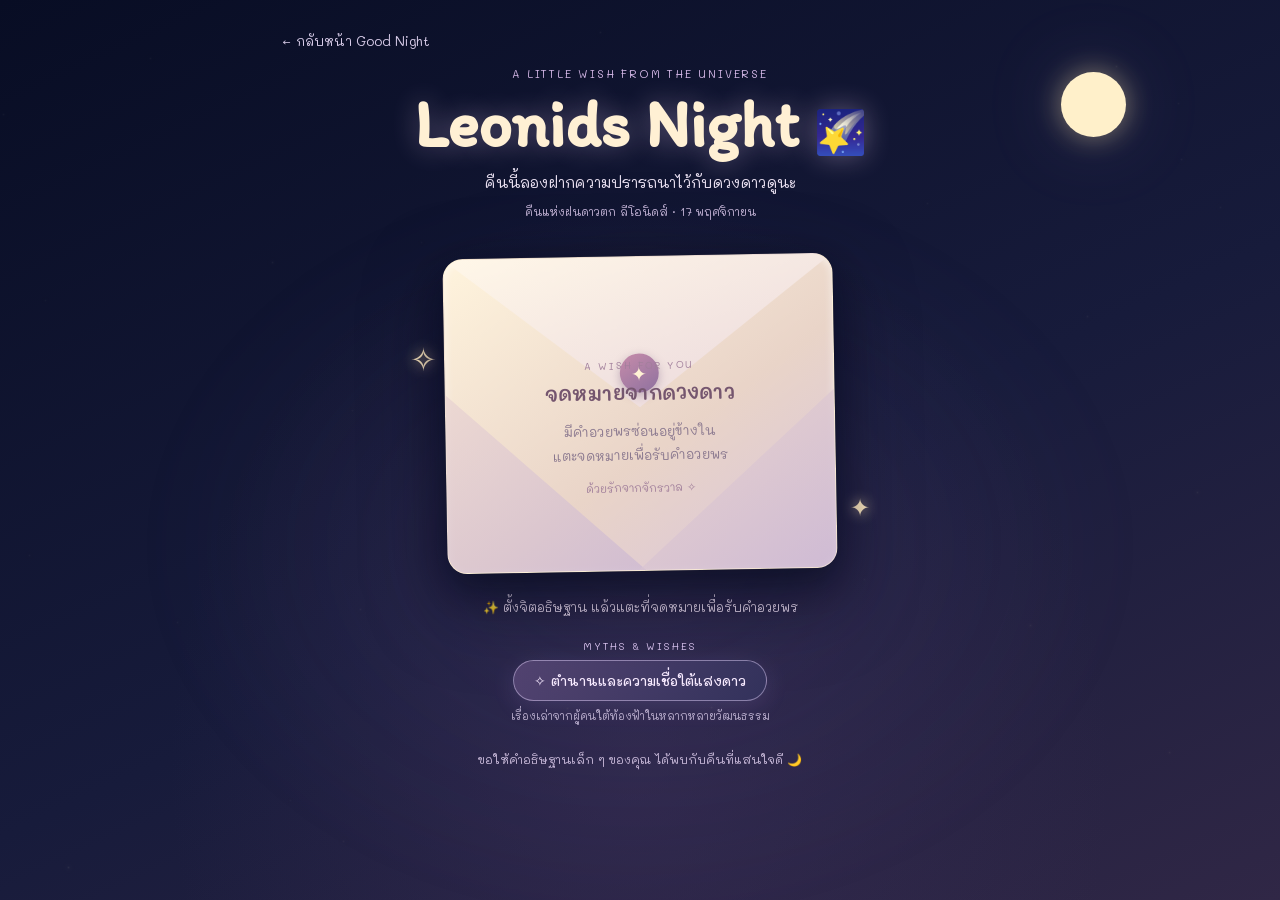
<file: leonids.html>
<!doctype html>
<html lang="th">
<head>
  <meta charset="utf-8">
  <meta name="viewport" content="width=device-width, initial-scale=1">
  <meta name="theme-color" content="#090d25">
  <meta name="description" content="คืนพิเศษใต้ฝนดาวตก Leonids รับคำอวยพรจากดวงดาว">
  <title>Leonids — จดหมายจากดวงดาว 🌠</title>
  <link rel="preconnect" href="https://fonts.googleapis.com">
  <link rel="preconnect" href="https://fonts.gstatic.com" crossorigin>
  <link href="https://fonts.googleapis.com/css2?family=Itim&family=Mali:wght@400;500;600&display=swap" rel="stylesheet">
  <link rel="stylesheet" href="leonids.css?v=opened-wish-focus-1">
</head>
<body>
  <div class="universe" aria-hidden="true">
    <div class="nebula"></div><div class="moon"></div>
    <div class="star-field" id="starField"></div>
    <div class="meteor-field" id="meteorField"></div>
  </div>
  <main class="experience">
    <a class="back-link" href="index.html">← กลับหน้า Good Night</a>
    <header class="intro">
      <p class="eyebrow">A LITTLE WISH FROM THE UNIVERSE</p>
      <h1>Leonids Night <span>🌠</span></h1>
      <p>คืนนี้ลองฝากความปรารถนาไว้กับดวงดาวดูนะ</p>
      <span class="date-note">คืนแห่งฝนดาวตก ลีโอนิดส์ · 17 พฤศจิกายน</span>
    </header>

    <section class="wish-area" aria-label="จดหมายคำอวยพรจากดวงดาว">
      <div class="constellation constellation-one" aria-hidden="true">✧</div>
      <div class="constellation constellation-two" aria-hidden="true">✦</div>
      <div class="letter" id="wishLetter" role="button" tabindex="0" aria-label="แตะจดหมายเพื่อเขย่ารับคำอวยพร">
        <div class="letter-glow"></div>
        <div class="envelope">
          <div class="envelope-flap"></div>
          <div class="letter-seal">✦</div>
          <div class="letter-content">
            <span class="letter-kicker">A WISH FOR YOU</span>
            <span class="letter-title">จดหมายจากดวงดาว</span>
            <span class="letter-hint" id="letterHint">มีคำอวยพรซ่อนอยู่ข้างใน<br>แตะจดหมายเพื่อรับคำอวยพร</span>
            <p class="wish-message" id="wishMessage" aria-live="polite">คืนนี้ดวงดาวมีบางอย่างอยากบอกคุณ...</p>
            <span class="wish-signature">ด้วยรักจากจักรวาล ✧</span>
          </div>
        </div>
      </div>
      <div class="action-area">
        <p id="shakeStatus" aria-live="polite">✨ ตั้งจิตอธิษฐาน แล้วแตะที่จดหมายเพื่อรับคำอวยพร</p>
      </div>
    </section>
    <section class="myth-section" aria-label="ตำนานและความเชื่อเกี่ยวกับดาวตก">
      <p class="myth-kicker">MYTHS &amp; WISHES</p>
      <button class="myth-open-button" id="mythOpen" type="button">✧ ตำนานและความเชื่อใต้แสงดาว</button>
      <p class="myth-caption">เรื่องเล่าจากผู้คนใต้ท้องฟ้าในหลากหลายวัฒนธรรม</p>
    </section>
    <div class="myth-modal" id="mythModal" aria-hidden="true">
      <div class="myth-backdrop" data-myth-close></div>
      <section class="myth-dialog storybook-dialog" role="dialog" aria-modal="true" aria-labelledby="mythTitle" tabindex="-1">
        <button class="myth-close" id="mythClose" type="button" aria-label="ปิดหนังสือ">×</button>
        <div class="storybook" id="storybook">
          <section class="book-cover book-screen is-visible" data-screen="cover">
            <div class="cover-stars" aria-hidden="true">✦　·　✧　　⋆　✦</div>
            <div class="cover-art" aria-hidden="true">
              <svg viewBox="0 0 480 250" role="img" aria-label="ภาพวาดดวงจันทร์และดาวตกเหนือภูเขา">
                <defs><linearGradient id="coverSky" x2="0" y2="1"><stop stop-color="#17234d"/><stop offset="1" stop-color="#604a75"/></linearGradient><linearGradient id="coverMoon" x2="1" y2="1"><stop stop-color="#fff4d5"/><stop offset="1" stop-color="#e7b9c8"/></linearGradient></defs>
                <rect width="480" height="250" rx="18" fill="url(#coverSky)"/><circle cx="350" cy="72" r="39" fill="url(#coverMoon)"/><circle cx="365" cy="59" r="37" fill="#26305b"/>
                <path d="M0 190 Q85 115 165 190 T330 175 T480 180 V250 H0Z" fill="#252b50"/><path d="M0 218 Q110 150 220 220 T480 205 V250 H0Z" fill="#171f3d"/>
                <path d="M50 30 L200 100" stroke="#fff1cb" stroke-width="3" stroke-linecap="round"/><path d="M50 30 L165 88" stroke="#d9d8ff" stroke-width="9" opacity=".18" stroke-linecap="round"/>
                <g fill="#fff2d2"><circle cx="80" cy="85" r="2"/><circle cx="260" cy="40" r="2"/><circle cx="420" cy="130" r="1.7"/><path d="M260 92v12m-6-6h12" stroke="#fff2d2" stroke-width="1.5"/></g>
              </svg>
            </div>
            <p class="book-overline">A LITTLE BOOK UNDER THE STARS</p>
            <h2 id="mythTitle">ตำนานและความเชื่อ<br>ใต้แสงดาว</h2>
            <p class="cover-subtitle">เรื่องเล่าจากท้องฟ้า ที่ผู้คนเก็บไว้ในหัวใจ</p>
            <button class="book-primary" id="bookStart" type="button">เปิดอ่านหนังสือ <span>→</span></button>
            <span class="cover-foot">MOONLIGHT STORYBOOK · LEONIDS NIGHT</span>
          </section>
          <div class="book-pages book-screen" data-screen="pages" aria-live="polite">
            <div class="page-topline"><span>✧ MOONLIGHT STORYBOOK</span><span id="bookPageCount">1 / 4 คู่หน้า</span></div>
            <div class="book-spread is-current" data-spread="0">
              <div class="spread-page spread-left"><article class="story-page is-current" data-page="0">
              <div class="story-illustration">
                <svg viewBox="0 0 480 230" role="img" aria-label="ภาพวาดดาวตกส่องแสงบนท้องฟ้ายามค่ำคืน"><defs><linearGradient id="wishSky" x2="0" y2="1"><stop stop-color="#19234c"/><stop offset="1" stop-color="#735477"/></linearGradient></defs><rect width="480" height="230" rx="16" fill="url(#wishSky)"/><circle cx="370" cy="65" r="32" fill="#fff0cf"/><path d="M45 35L235 125" stroke="#fff1cf" stroke-width="4" stroke-linecap="round"/><path d="M45 35L210 112" stroke="#f6d5e9" stroke-width="13" opacity=".2" stroke-linecap="round"/><path d="M0 190Q100 120 205 190T480 180V230H0Z" fill="#252746"/><g fill="#fff4d8"><circle cx="95" cy="90" r="2"/><circle cx="280" cy="42" r="2"/><circle cx="430" cy="120" r="2"/></g></svg>
              </div>
              <p class="story-chapter">บทที่ ๑ · คำอธิษฐาน</p><h3>คำอธิษฐานจากดาวตก</h3>
              <p>มีความเชื่อที่เล่าต่อกันมาว่า เมื่อเห็นแสงดาวพุ่งผ่านท้องฟ้า ให้หลับตาลงสักครู่แล้วอธิษฐานขอพร ราวกับว่าในชั่วขณะนั้น ท้องฟ้ากำลังเปิดพื้นที่เล็ก ๆ ให้ความหวังของเราได้เดินทางออกไป</p>
              <p class="story-whisper">บางที พรที่สำคัญที่สุด อาจเป็นการกล้าบอกตัวเองว่าเรายังมีความหวัง</p>
            </article></div>
              <div class="spread-page spread-right"><article class="story-page" data-page="1">
              <div class="story-illustration"><svg viewBox="0 0 480 230" role="img" aria-label="ภาพวาดนกสีขาวโบยบินท่ามกลางหมู่ดาว"><defs><linearGradient id="soulSky" x2="0" y2="1"><stop stop-color="#25284e"/><stop offset="1" stop-color="#876a87"/></linearGradient></defs><rect width="480" height="230" rx="16" fill="url(#soulSky)"/><circle cx="240" cy="105" r="68" fill="#f4d9c7" opacity=".12"/><path d="M105 125Q155 45 225 111Q275 43 365 102Q300 95 245 145Q190 94 105 125Z" fill="#fff0df"/><path d="M185 130Q235 170 290 126" fill="none" stroke="#d6c4e6" stroke-width="5" stroke-linecap="round"/><g fill="#fff2d2"><circle cx="80" cy="55" r="3"/><circle cx="390" cy="54" r="2"/><circle cx="405" cy="165" r="3"/></g></svg></div>
              <p class="story-chapter">บทที่ ๒ · การเดินทาง</p><h3>การเดินทางของดวงวิญญาณ</h3>
              <p>เรื่องเล่าบางวัฒนธรรมเชื่อมโยงแสงที่วูบผ่านฟ้ากับดวงวิญญาณหรือผู้ที่จากไป เป็นภาพแทนของการเดินทาง การเปลี่ยนผ่าน และความทรงจำที่ยังคงส่องสว่างอยู่ในใจของคนที่คิดถึง</p>
              <p class="story-whisper">แม้ใครบางคนจะอยู่ไกลเกินเอื้อม ความทรงจำก็ยังอยู่ใกล้หัวใจเสมอ</p>
            </article></div>
            </div>
            <div class="book-spread" data-spread="1">
              <div class="spread-page spread-left"><article class="story-page" data-page="2">
              <div class="story-illustration"><svg viewBox="0 0 480 230" role="img" aria-label="ภาพวาดทุ่งดอกไม้ใต้สายฝนและแสงดาว"><defs><linearGradient id="harvestSky" x2="0" y2="1"><stop stop-color="#253b59"/><stop offset="1" stop-color="#8b7182"/></linearGradient></defs><rect width="480" height="230" rx="16" fill="url(#harvestSky)"/><path d="M0 170Q110 115 220 172T480 155V230H0Z" fill="#344c50"/><path d="M0 196Q130 150 245 195T480 184V230H0Z" fill="#253c3d"/><g stroke="#d7e3ad" stroke-width="3"><path d="M90 210v-70m65 70v-90m230 90v-72"/></g><g fill="#f5d7a4"><circle cx="90" cy="137" r="10"/><circle cx="155" cy="116" r="11"/><circle cx="385" cy="133" r="10"/></g><g stroke="#d9e9ff" opacity=".6"><path d="M275 35l-8 28m35-38-8 28m35-15-8 28" stroke-width="3"/></g></svg></div>
              <p class="story-chapter">บทที่ ๓ · ความอุดมสมบูรณ์</p><h3>สัญญาณแห่งความอุดมสมบูรณ์</h3>
              <p>ในเรื่องเล่าพื้นบ้านบางแห่ง ผู้คนมองปรากฏการณ์บนฟ้าเป็นสัญญาณที่เชื่อมโยงกับฝน ผืนดิน และการเพาะปลูก เป็นความหวังว่าธรรมชาติจะเกื้อหนุนให้พืชผลเติบโตและชีวิตดำเนินไปอย่างร่มเย็น</p>
              <p class="story-whisper">ขอให้สิ่งที่เราหว่านไว้ ทั้งในผืนดินและในหัวใจ เติบโตงดงาม</p>
            </article></div>
              <div class="spread-page spread-right"><article class="story-page" data-page="3">
              <div class="story-illustration"><svg viewBox="0 0 480 230" role="img" aria-label="ภาพวาดดวงจันทร์เหนือทางเดินที่ทอดไปสู่ขอบฟ้า"><defs><linearGradient id="changeSky" x2="0" y2="1"><stop stop-color="#22254d"/><stop offset="1" stop-color="#b17e83"/></linearGradient></defs><rect width="480" height="230" rx="16" fill="url(#changeSky)"/><circle cx="350" cy="65" r="34" fill="#ffe9c6"/><path d="M180 230L220 135H260L315 230" fill="#e6c5b4" opacity=".5"/><path d="M0 190Q95 135 185 185T480 180V230H0Z" fill="#282b4c"/><path d="M240 230L240 155" stroke="#fff0cf" stroke-width="2" stroke-dasharray="5 9" opacity=".7"/><g fill="#fff2d2"><circle cx="90" cy="60" r="2"/><circle cx="275" cy="40" r="2"/><circle cx="420" cy="120" r="2"/></g></svg></div>
              <p class="story-chapter">บทที่ ๔ · การเปลี่ยนแปลง</p><h3>ลางบอกการเปลี่ยนแปลง</h3>
              <p>บางตำนานตีความแสงที่ปรากฏบนท้องฟ้าว่าเป็นลางของเหตุการณ์ที่กำลังจะมาถึง ทั้งเรื่องดีและเรื่องร้าย ความหมายเหล่านี้แตกต่างกันไปตามยุคสมัยและความเชื่อของแต่ละท้องถิ่น</p>
              <p class="story-whisper">ทุกการเปลี่ยนแปลงอาจพาเราไปพบเส้นทางใหม่ที่ยังไม่เคยรู้จัก</p>
            </article></div>
            </div>
            <div class="book-spread" data-spread="2">
              <div class="spread-page spread-left"><article class="story-page" data-page="4">
              <div class="story-illustration"><svg viewBox="0 0 480 230" role="img" aria-label="ภาพวาดกลุ่มดาวระยิบระยับเชื่อมต่อกัน"><defs><linearGradient id="messageSky" x2="0" y2="1"><stop stop-color="#111c43"/><stop offset="1" stop-color="#554c79"/></linearGradient></defs><rect width="480" height="230" rx="16" fill="url(#messageSky)"/><path d="M75 65L190 125L300 55L390 145L190 125L120 190" fill="none" stroke="#d9d5ff" stroke-width="2" opacity=".6"/><g fill="#fff1ca"><circle cx="75" cy="65" r="7"/><circle cx="190" cy="125" r="9"/><circle cx="300" cy="55" r="7"/><circle cx="390" cy="145" r="8"/><circle cx="120" cy="190" r="6"/></g><circle cx="190" cy="125" r="27" fill="#fff0cf" opacity=".12"/></svg></div>
              <p class="story-chapter">บทที่ ๕ · ข้อความจากฟากฟ้า</p><h3>ข้อความจากฟากฟ้า</h3>
              <p>ในตำนานบางเรื่อง แสงบนฟ้าถูกมองเป็นการทักทายหรือข้อความจากเทพเจ้า สิ่งศักดิ์สิทธิ์ หรือโลกเบื้องบน ผู้คนจึงเงยหน้ามองท้องฟ้าเพื่อค้นหาความหมายที่ซ่อนอยู่ในแสงนั้น</p>
              <p class="story-whisper">บางครั้งเราไม่จำเป็นต้องได้ยินเสียง ก็รับรู้ถึงความงดงามได้</p>
            </article></div>
              <div class="spread-page spread-right"><article class="story-page" data-page="5">
              <div class="story-illustration"><svg viewBox="0 0 480 230" role="img" aria-label="ภาพวาดดาวสีทองส่องแสงเหนือเมฆนุ่มนวล"><defs><linearGradient id="luckSky" x2="0" y2="1"><stop stop-color="#20264f"/><stop offset="1" stop-color="#98748c"/></linearGradient></defs><rect width="480" height="230" rx="16" fill="url(#luckSky)"/><path d="M0 185Q50 145 110 180T230 175T350 180T480 170V230H0Z" fill="#d6c4dc" opacity=".28"/><path d="M240 34l15 43 45 1-36 27 13 43-37-26-37 26 13-43-36-27 45-1Z" fill="#ffe8b2"/><path d="M240 34l15 43 45 1-36 27 13 43-37-26-37 26 13-43-36-27 45-1Z" fill="none" stroke="#fff6dc" stroke-width="2"/><g fill="#fff1d5"><circle cx="90" cy="75" r="3"/><circle cx="380" cy="62" r="3"/><circle cx="400" cy="145" r="2"/></g></svg></div>
              <p class="story-chapter">บทที่ ๖ · โชคดีและความหวัง</p><h3>สัญลักษณ์แห่งโชคดี</h3>
              <p>สำหรับบางคน การได้เห็นดาวตกเป็นช่วงเวลาพิเศษที่หาได้ไม่บ่อย จึงถือเป็นสัญลักษณ์ของโชคดี โอกาสใหม่ และการเริ่มต้นอีกครั้ง แม้ความหมายจะต่างกัน แต่ความรู้สึกมหัศจรรย์นั้นคล้ายกัน</p>
              <p class="story-whisper">ขอให้แสงเล็ก ๆ ในคืนนี้ เตือนให้คุณเชื่อในวันพรุ่งนี้</p>
            </article></div>
            </div>
            <div class="book-spread" data-spread="3">
              <div class="spread-page spread-left"><article class="story-page story-ending" data-page="6">
              <div class="ending-art">☾ <span>✦</span> ⋆ ✧</div>
              <p class="story-chapter">เกร็ดความรู้พิเศษ · Leonids</p>
              <h3>รู้หรือไม่? ฝนดาวตกลีโอนิดส์</h3>
              <p>ฝนดาวตกลีโอนิดส์เกิดจากเศษฝุ่นของดาวหาง 55P/Tempel-Tuttle ที่โลกโคจรผ่านในทุก ๆ ปี ช่วงเดือนพฤศจิกายน</p>
              <p>ดาวตกเหล่านี้เคลื่อนที่ด้วยความเร็วประมาณ 71 กิโลเมตรต่อวินาที และบางครั้งอาจเกิดปรากฏการณ์พายุฝนดาวตกที่สวยงามจนเต็มท้องฟ้า</p>
              <p class="story-whisper final-whisper">ทุกเส้นแสงที่เราเห็น คือเศษเสี้ยวจากการเดินทางของดาวหางที่ทิ้งร่องรอยไว้ในจักรวาล ✨</p>
              <button class="book-restart" id="bookRestart" type="button">↶ อ่านอีกครั้ง</button>
            </article></div>
              <div class="spread-page spread-right"><article class="story-page story-blank" aria-label="หน้าว่าง"><div class="blank-moon">☾</div><p class="story-chapter">ท้ายเล่ม</p><h3>ใต้แสงดาวเสมอ</h3><p>ท้องฟ้ายังมีเรื่องราวอีกมากมายให้ค้นหา</p><p class="story-whisper">เงยหน้ามองท้องฟ้า แล้วสนุกกับการสำรวจจักรวาลนะ</p></article></div>
            </div>
            <nav class="book-navigation" aria-label="เปลี่ยนหน้าหนังสือ">
              <button id="bookPrev" type="button" disabled>← หน้าก่อน</button>
              <span class="page-dots" id="pageDots" aria-hidden="true">● ○ ○ ○</span>
              <button id="bookNext" type="button">หน้าถัดไป →</button>
            </nav>
          </div>
        </div>
      </section>
    </div>
    <p class="closing">ขอให้คำอธิษฐานเล็ก ๆ ของคุณ ได้พบกับคืนที่แสนใจดี 🌙</p>
  </main>
  <script src="leonids.js?v=opened-wish-focus-1"></script>
</body>
</html>
</file>
<file: leonids.css>
*{box-sizing:border-box}
:root{color-scheme:dark;font-family:"Mali",sans-serif}
body{margin:0;min-height:100vh;min-height:100dvh;overflow-x:hidden;color:#fff5e9;background:#080d24}
.universe,.star-field,.meteor-field{position:fixed;inset:0;overflow:hidden;pointer-events:none}
.universe{background:radial-gradient(ellipse at 50% 85%,#42335e66,transparent 52%),linear-gradient(155deg,#080d24,#171b3b 56%,#302746)}
.nebula{position:absolute;width:80vw;height:60vw;left:10%;top:18%;border-radius:50%;background:radial-gradient(ellipse,#78639b20,transparent 68%);filter:blur(22px)}
.moon{position:absolute;right:12%;top:8%;width:65px;height:65px;border-radius:50%;background:#fff0ca;box-shadow:0 0 28px #ffe8ae77,0 0 90px #f7d7ff25}
.star{position:absolute;width:2px;height:2px;border-radius:50%;background:#fff5d9;box-shadow:0 0 8px 2px #fff1c855;animation:twinkle var(--t,3s) ease-in-out infinite alternate}
.meteor{position:absolute;top:var(--top);left:var(--left);width:var(--length,130px);height:2px;opacity:0;transform:rotate(-35deg);transform-origin:right center;background:linear-gradient(90deg,transparent,#c9d9ff55,#fff5d7);filter:drop-shadow(0 0 5px #cbdcff);animation:meteor-flight var(--duration,1.7s) ease-out var(--delay,0s) infinite}
.meteor:after{content:"";position:absolute;right:0;top:-2px;width:5px;height:5px;border-radius:50%;background:#fff9e8;box-shadow:0 0 12px 4px #d5dfff}
.experience{position:relative;z-index:1;width:min(760px,100%);min-height:100vh;margin:auto;padding:24px 22px 30px;display:flex;flex-direction:column;align-items:center}
.back-link{align-self:flex-start;color:#d8cce9;text-decoration:none;font-size:.82rem;padding:8px 0}
.back-link:hover{color:#fff0c8}
.intro{text-align:center;margin:10px 0 0}
.eyebrow{margin:0 0 7px;color:#d6b9e9;font-size:.68rem;letter-spacing:.18em}
h1{margin:0;font:600 clamp(2.5rem,9vw,4.1rem)/1.1 "Itim",cursive;color:#fff0d4;text-shadow:0 0 28px #f8d8ff55}
h1 span{font-size:.65em}
.intro>p:not(.eyebrow){margin:12px 0 7px;color:#e8dff0;font-size:.95rem}
.date-note{display:inline-block;color:#c6b6d9;font-size:.72rem}
.wish-area{position:relative;width:min(100%,500px);margin:28px auto 0;display:flex;flex-direction:column;align-items:center}
.letter{position:relative;width:min(100%,390px);min-height:330px;display:grid;place-items:center;perspective:1000px;filter:drop-shadow(0 22px 35px #03061788)}
.letter-glow{position:absolute;inset:15%;border-radius:50%;background:#f8dcae22;filter:blur(35px)}
.envelope{position:relative;width:100%;min-height:315px;padding:25px 20px 18px;border:1px solid #fff3d777;border-radius:20px;background:linear-gradient(145deg,#fff4dd,#e9d4c8 58%,#d8c4db);box-shadow:inset 0 2px 8px #fff9,0 14px 30px #05091d66;overflow:hidden;transform:rotate(-1deg);transition:transform .55s ease}
.envelope:before,.envelope:after{content:"";position:absolute;z-index:1;bottom:-2px;width:52%;height:58%;background:linear-gradient(145deg,#e9d3d1,#cbb7d2);opacity:.72}
.envelope:before{left:-2px;clip-path:polygon(0 0,100% 100%,0 100%)}
.envelope:after{right:-2px;clip-path:polygon(100% 0,100% 100%,0 100%)}
.envelope-flap{position:absolute;z-index:2;left:0;top:0;width:100%;height:48%;background:linear-gradient(160deg,#fff7e8,#ead7dc);clip-path:polygon(0 0,100% 0,50% 100%);transform-origin:top;transition:transform .7s ease;filter:drop-shadow(0 4px 3px #79647a22)}
.letter-seal{position:absolute;z-index:3;top:37%;left:50%;width:39px;height:39px;display:grid;place-items:center;transform:translate(-50%,-50%);border-radius:50%;color:#fff2d4;background:linear-gradient(145deg,#c78caa,#8e719f);box-shadow:0 3px 10px #755b7c66;font-size:1.2rem;transition:opacity .3s,transform .4s}
.letter-content{position:relative;z-index:4;min-height:270px;display:flex;flex-direction:column;align-items:center;justify-content:center;text-align:center;color:#55465d;padding:40px 14px 20px}
.letter-kicker{color:#a17f9b;font-size:.62rem;letter-spacing:.2em}
.letter-title{margin:8px 0 14px;font-size:1.25rem;font-weight:600;color:#75566f}
.letter-hint{font-size:.83rem;line-height:1.8;color:#89778e}
.wish-message{display:none;margin:0;max-width:31ch;font-size:1.02rem;line-height:1.9;color:#59465d;font-weight:500}
.wish-signature{margin-top:14px;color:#a17f9b;font-size:.7rem}
.letter.open .envelope{transform:rotate(0deg) translateY(3px)}
.letter.open .envelope-flap{transform:rotateX(180deg);z-index:0}
.letter.open .letter-seal{opacity:0;transform:translate(-50%,-20%) scale(.4)}
.letter.open .letter-hint{display:none}
.letter.open .wish-message{display:block;animation:wish-appear .8s .2s both}
.action-area{width:100%;display:flex;flex-direction:column;align-items:center;gap:10px;margin-top:19px}
#shakeStatus{min-height:1.5em;margin:0;color:#e7d9ef;text-align:center;font-size:.8rem;line-height:1.6}
.shake-button{border:1px solid #ffe8bd88;border-radius:999px;padding:13px 24px;color:#3c2b4d;background:linear-gradient(120deg,#ffe9c7,#e9c8e7);font:600 .95rem "Mali",sans-serif;box-shadow:0 8px 25px #f3d5ef25;cursor:pointer;transition:transform .2s,box-shadow .2s}
.shake-button:hover{transform:translateY(-3px);box-shadow:0 12px 30px #f3d5ef40}
.motion-button{border:0;padding:6px 12px;color:#c6b7d8;background:transparent;font: .72rem "Mali",sans-serif;cursor:pointer;text-decoration:underline;text-underline-offset:3px}
.closing{margin:22px 0 0;color:#c8b9d9;text-align:center;font-size:.75rem;line-height:1.8}
.constellation{position:absolute;color:#ffeac2;text-shadow:0 0 14px #ffe5b9;animation:twinkle 3s ease-in-out infinite alternate}
.constellation-one{left:4%;top:24%;font-size:2rem}.constellation-two{right:4%;bottom:26%;font-size:1.5rem;animation-delay:-1.2s}
@keyframes twinkle{from{opacity:.25;transform:scale(.7)}to{opacity:1;transform:scale(1.2)}}
@keyframes meteor-flight{0%{opacity:0;transform:translate3d(0,0,0) rotate(-35deg)}8%{opacity:1}55%{opacity:.85}100%{opacity:0;transform:translate3d(-55vw,55vh,0) rotate(-35deg)}}
@keyframes wish-appear{from{opacity:0;transform:translateY(12px)}to{opacity:1;transform:translateY(0)}}
.letter.shaking{animation:shake .55s ease}
@keyframes shake{0%,100%{transform:rotate(0)}20%{transform:rotate(-5deg) translateX(-5px)}40%{transform:rotate(5deg) translateX(5px)}60%{transform:rotate(-4deg) translateX(-3px)}80%{transform:rotate(3deg) translateX(3px)}}
@media(max-width:480px){.experience{padding:18px 17px 24px}.intro{margin-top:7px}.wish-area{margin-top:22px}.letter{min-height:300px}.envelope{min-height:292px;padding-inline:14px}.letter-content{min-height:250px;padding-inline:9px}.moon{width:48px;height:48px;right:8%;top:5%}.constellation-one{left:0}.constellation-two{right:0}}
@media(prefers-reduced-motion:reduce){*,*::before,*::after{animation-duration:.01ms!important;animation-iteration-count:1!important;scroll-behavior:auto!important;transition-duration:.01ms!important}}

/* A tiny magical reveal: glowing seal, starburst and one passing meteor */
.wish-area { isolation: isolate; }
.wish-area::before,
.wish-area::after {
  content: "";
  position: absolute;
  z-index: 5;
  pointer-events: none;
  opacity: 0;
}
.wish-area::before {
  left: 50%;
  top: 105px;
  width: 230px;
  height: 230px;
  transform: translate(-50%,-50%) scale(.35);
  background:
    radial-gradient(circle, #fff8d9 0 1.5px, transparent 2.5px) 50% 0/100% 100%,
    radial-gradient(circle, #ffe5ad 0 1px, transparent 2px) 0 50%/100% 100%,
    radial-gradient(circle, #e8d6ff 0 1.5px, transparent 2.5px) 100% 50%/100% 100%,
    radial-gradient(circle, #fff 0 1px, transparent 2px) 50% 100%/100% 100%;
}
.wish-area::after {
  top: 70px;
  left: 112%;
  width: 145px;
  height: 2px;
  transform: rotate(-34deg);
  transform-origin: right center;
  background: linear-gradient(90deg,transparent,#d9e4ff99,#fff9df);
  filter: drop-shadow(0 0 6px #fff0bd);
}
.wish-area.celebrating::before {
  animation: star-burst .95s ease-out both;
}
.wish-area.celebrating::after {
  animation: reveal-meteor 1.05s .08s ease-out both;
}
.letter.celebrating .letter-seal {
  animation: seal-awaken .72s ease-in-out both;
}
.letter.celebrating .letter-glow {
  animation: letter-aura .95s ease-out both;
}
@keyframes star-burst {
  0% { opacity:0; transform:translate(-50%,-50%) scale(.25) rotate(0deg); }
  25% { opacity:1; }
  100% { opacity:0; transform:translate(-50%,-50%) scale(1.18) rotate(28deg); }
}
@keyframes reveal-meteor {
  0% { opacity:0; left:112%; top:65px; }
  12% { opacity:1; }
  100% { opacity:0; left:-28%; top:230px; }
}
@keyframes seal-awaken {
  0% { opacity:1; transform:translate(-50%,-50%) scale(1); box-shadow:0 3px 10px #755b7c66; }
  45% { opacity:1; transform:translate(-50%,-50%) scale(1.28); box-shadow:0 0 8px 5px #ffe7adbb,0 0 28px 12px #f3c9ed88; }
  100% { opacity:0; transform:translate(-50%,-20%) scale(.4); }
}
@keyframes letter-aura {
  0% { opacity:.25; transform:scale(.7); }
  45% { opacity:1; transform:scale(1.12); }
  100% { opacity:.45; transform:scale(1); }
}
@media(prefers-reduced-motion:reduce) {
  .wish-area.celebrating::before,
  .wish-area.celebrating::after,
  .letter.celebrating .letter-seal,
  .letter.celebrating .letter-glow { animation:none!important; }
}

/* Leonids meteor shower: three radiant clusters behind the letter */
.meteor-field { z-index: 0; }
.meteor-cluster { position:absolute; inset:0; overflow:hidden; }
.meteor {
  position:absolute; width:var(--length,105px); height:var(--thickness,2px);
  border-radius:50%; opacity:0; transform:rotate(var(--angle,-35deg)); transform-origin:right center;
  background:linear-gradient(90deg,transparent 0%,var(--trail,#c9d9ff88) 70%,#fff9e8 100%);
  filter:drop-shadow(0 0 5px var(--glow,#d5dfff));
  animation:leonid-flight var(--duration,4s) linear var(--delay,0s) infinite;
}
.meteor::after {
  content:""; position:absolute; right:-1px; top:50%; width:var(--head,4px); height:var(--head,4px);
  border-radius:50%; transform:translateY(-50%); background:#fffdf0;
  box-shadow:0 0 8px 3px var(--glow,#d5dfff);
}
.meteor--bright { filter:drop-shadow(0 0 8px #fff0c7) drop-shadow(0 0 15px #b9caff); }
@keyframes leonid-flight {
  0% { opacity:0; translate:0 0; }
  7% { opacity:var(--opacity,.8); }
  68% { opacity:var(--opacity,.8); }
  100% { opacity:0; translate:var(--dx,-300px) var(--dy,230px); }
}
@media(max-width:600px) { .meteor { width:calc(var(--length,105px) * .78); } }
@media(prefers-reduced-motion:reduce) { .meteor { animation:none!important; opacity:.55; } }

/* Full-screen, smooth Leonids streaks with soft twinkling stars */
.star-field { z-index: 0; }
.meteor-field { z-index: 0; }
.star {
  width:var(--star-size,2px);
  height:var(--star-size,2px);
  opacity:var(--star-dim,.65);
  animation:star-glimmer var(--t,3.5s) ease-in-out var(--star-delay,0s) infinite;
  will-change:opacity,transform;
}
@keyframes star-glimmer {
  0%,100% { opacity:var(--star-dim,.18); transform:scale(.82); filter:brightness(.9); }
  48% { opacity:.42; transform:scale(1.18); filter:brightness(1.12); }
}
.meteor {
  top:var(--top);
  left:var(--left);
  width:var(--length,120px);
  height:var(--thickness,1.5px);
  border-radius:999px;
  opacity:0;
  transform:translate3d(0,0,0) rotate(-35deg);
  transform-origin:left center;
  background:linear-gradient(90deg,#fffdf0 0%,#e7efffbb 12%,#c9d9ff55 48%,transparent 100%);
  filter:drop-shadow(0 0 4px #dce8ff88);
  animation:meteor-cross var(--duration,6s) cubic-bezier(.35,.02,.62,.98) var(--delay,0s) infinite;
  will-change:transform,opacity;
}
.meteor::after {
  content:"";
  position:absolute;
  left:0;
  top:50%;
  right:auto;
  width:var(--head,4px);
  height:var(--head,4px);
  border-radius:50%;
  transform:translateY(-50%);
  background:#fffdf2;
  box-shadow:0 0 7px 3px #fff0c6aa,0 0 17px 5px #cbdcff66;
}
.meteor--bright {
  filter:drop-shadow(0 0 7px #fff0c7) drop-shadow(0 0 17px #b9caff99);
}
@keyframes meteor-cross {
  0% { opacity:0; transform:translate3d(0,0,0) rotate(-35deg); }
  5% { opacity:var(--opacity,.78); }
  76% { opacity:var(--opacity,.78); }
  100% { opacity:0; transform:translate3d(var(--dx,-80vw),var(--dy,90vh),0) rotate(-35deg); }
}
@media(max-width:600px) {
  .meteor { width:calc(var(--length,120px) * .78); }
  .meteor--bright { filter:drop-shadow(0 0 5px #fff0c7); }
}
@media(prefers-reduced-motion:reduce) {
  .star { animation:none!important; opacity:.75; }
  .meteor { animation:none!important; opacity:0!important; }
}

/* Natural meteor-shower rhythm: short bursts separated by quiet sky */
.meteor {
  animation: meteor-wave-flight var(--duration,3.6s) cubic-bezier(.18,.62,.28,1) var(--delay,0s) 1 both;
  transform-origin:left center;
  will-change:transform,opacity;
}
@keyframes meteor-wave-flight {
  0% { opacity:0; transform:translate3d(0,0,0) rotate(-35deg); }
  8% { opacity:var(--opacity,.8); }
  72% { opacity:var(--opacity,.8); }
  100% { opacity:0; transform:translate3d(var(--dx,-80vw),var(--dy,85vh),0) rotate(-35deg); }
}
.star { will-change:opacity,transform; }
@media(prefers-reduced-motion:reduce) {
  .meteor { animation:none!important; opacity:0!important; }
}

/* Myths & wishes popup */
.myth-section{position:relative;z-index:2;margin:22px auto 4px;text-align:center}
.myth-kicker{margin:0 0 8px;color:#d8c2ee;font-size:.62rem;letter-spacing:.2em}
.myth-open-button{border:1px solid #e8d6ff77;border-radius:999px;padding:11px 20px;color:#f7eaff;background:linear-gradient(120deg,#5c4a79cc,#34345fcc);font:500 .86rem "Mali",sans-serif;box-shadow:0 6px 22px #c9a9ff20;cursor:pointer;transition:transform .2s,box-shadow .2s}
.myth-open-button:hover{transform:translateY(-2px);box-shadow:0 9px 28px #c9a9ff38}
.myth-caption{margin:8px 0 0;color:#bfb3d2;font-size:.68rem}
.myth-modal{position:fixed;inset:0;z-index:20;display:grid;place-items:center;padding:18px;opacity:0;visibility:hidden;transition:opacity .25s,visibility .25s}
.myth-modal.is-open{opacity:1;visibility:visible}
.myth-backdrop{position:absolute;inset:0;background:#050817d9;backdrop-filter:blur(8px)}
.myth-dialog{position:relative;width:min(590px,100%);max-height:min(82dvh,760px);overflow:auto;padding:27px 24px 22px;border:1px solid #e6d4ff55;border-radius:24px;background:radial-gradient(ellipse at 50% 0%,#76618a55,transparent 55%),linear-gradient(155deg,#1d2143,#17172f 75%,#29213e);box-shadow:0 24px 80px #0009;color:#f7efff;transform:translateY(14px) scale(.98);transition:transform .25s}
.myth-modal.is-open .myth-dialog{transform:translateY(0) scale(1)}
.myth-close{position:sticky;float:right;top:0;margin:-12px -9px 0 8px;width:34px;height:34px;border:1px solid #fff3;border-radius:50%;color:#f7eaff;background:#ffffff12;font-size:1.45rem;line-height:1;cursor:pointer}
.myth-dialog h2{margin:3px 28px 9px 0;color:#ffe9c8;font:600 clamp(1.35rem,5vw,1.8rem)/1.3 "Itim",cursive}
.myth-intro{margin:0 0 17px;color:#d5c9e3;font-size:.8rem;line-height:1.8}
.myth-list{display:grid;gap:10px}
.myth-list article{display:grid;grid-template-columns:32px 1fr;gap:10px;padding:12px;border:1px solid #ffffff13;border-radius:15px;background:#ffffff08}
.myth-list article>span{font-size:1.25rem}
.myth-list h3{margin:0 0 4px;color:#f6dfc3;font-size:.84rem}
.myth-list p{margin:0;color:#d3c9df;font-size:.75rem;line-height:1.75}
.myth-note{margin:15px 0 0;color:#a99cb9;font-size:.66rem;line-height:1.7}
.myth-closing{margin:13px 0 0;color:#f4d9b5;text-align:center;font:1rem "Itim",cursive;line-height:1.7}
body.myth-open{overflow:hidden}
@media(max-width:480px){.myth-dialog{padding:22px 16px 18px;border-radius:19px}.myth-list article{padding:10px}.myth-list p{font-size:.72rem}}
@media(prefers-reduced-motion:reduce){.myth-modal,.myth-dialog,.myth-open-button{transition:none}}

/* Moonlight storybook: illustrated, page-by-page reading experience */
.storybook-dialog{width:min(760px,100%);padding:22px;max-height:88dvh;overflow:auto;background:radial-gradient(ellipse at 50% 0%,#78628a55,transparent 55%),linear-gradient(150deg,#202449,#17182f 76%,#30223d)}
.storybook{position:relative;min-height:480px}
.book-screen{display:none}.book-screen.is-visible{display:block;animation:book-screen-in .38s ease both}
.book-cover{position:relative;min-height:455px;padding:35px 24px 24px;display:none;flex-direction:column;align-items:center;justify-content:center;text-align:center;overflow:hidden;border:1px solid #f2dcb477;border-radius:18px;background:radial-gradient(ellipse at 50% 18%,#c8a1b344,transparent 45%),linear-gradient(155deg,#1c2347,#443454 72%,#252340)}
.book-cover.is-visible{display:flex}
.cover-stars{position:absolute;top:20px;color:#f9e6c2;letter-spacing:.4em;opacity:.8}
.cover-art{width:min(100%,440px);margin:18px auto 12px;filter:drop-shadow(0 12px 22px #05081788)}
.cover-art svg,.story-illustration svg{display:block;width:100%;height:auto;border-radius:16px}
.book-overline,.cover-foot,.page-topline,.story-chapter{color:#d7c4e9;font-size:.62rem;letter-spacing:.15em}
.book-cover h2{margin:8px 0;color:#ffedce;font:600 clamp(2rem,6vw,2.8rem)/1.3 "Itim",cursive;text-shadow:0 0 25px #f8d8ff44}
.cover-subtitle{margin:0 0 18px;color:#e2d7e9;font-size:.8rem}
.book-primary,.book-restart{border:1px solid #f5dfbb99;border-radius:999px;padding:11px 24px;color:#45324f;background:linear-gradient(120deg,#ffe9c7,#e9c8e7);font:600 .86rem "Mali",sans-serif;cursor:pointer;box-shadow:0 7px 24px #08091d55}
.book-primary span{padding-left:9px}.cover-foot{margin-top:22px;font-size:.55rem;opacity:.72}
.book-pages{padding:4px 5px 0}
.page-topline{display:flex;justify-content:space-between;align-items:center;margin:0 4px 13px}
.story-page{display:none;min-height:390px;padding:19px 20px 24px;border:1px solid #e9d9c477;border-radius:16px;background:linear-gradient(145deg,#fff7e8,#f1e5e8 62%,#e6dced);color:#51455b;box-shadow:0 12px 35px #03061766}
.story-page.is-current{display:block;animation:page-turn-in .38s ease both}
.story-illustration{width:100%;margin:0 auto 15px;overflow:hidden;border-radius:16px;box-shadow:0 6px 18px #4b3c5a22}
.story-chapter{margin:0 0 5px;color:#a17f9b;font-size:.58rem}
.story-page h3{margin:0 0 10px;color:#74556f;font:600 clamp(1.35rem,4vw,1.8rem)/1.3 "Itim",cursive}
.story-page>p:not(.story-chapter){font-size:.83rem;line-height:2;margin:0 0 10px}
.story-page .story-whisper{margin-top:14px!important;padding:10px 13px;border-left:2px solid #c99bb6;border-radius:0 10px 10px 0;background:#e9d9e9aa;color:#846783;font: .9rem/1.8 "Itim",cursive}
.book-navigation{display:flex;align-items:center;justify-content:space-between;gap:8px;margin:14px 3px 0}
.book-navigation button{border:1px solid #d9c5e777;border-radius:999px;padding:9px 14px;color:#f5e9fa;background:#ffffff12;font: .72rem "Mali",sans-serif;cursor:pointer}
.book-navigation button:disabled{opacity:.3;cursor:default}
.page-dots{color:#e8d8f0;font-size:.7rem;letter-spacing:.16em}
.story-ending{text-align:center;min-height:390px;padding-top:40px}
.ending-art{margin:10px 0 30px;color:#f8e5bd;font-size:3.2rem;text-shadow:0 0 22px #ffe4b677}
.ending-art span{color:#e7c5f2;font-size:2rem}
.final-whisper{text-align:center!important;font-size:1.08rem!important}
.book-restart{margin-top:13px}
@keyframes book-screen-in{from{opacity:0;transform:translateY(8px)}to{opacity:1;transform:translateY(0)}}
@keyframes page-turn-in{from{opacity:.3;transform:translateX(16px) rotateY(-3deg)}to{opacity:1;transform:translateX(0) rotateY(0)}}
@media(max-width:540px){.storybook-dialog{padding:18px 12px}.storybook{min-height:0}.book-cover{min-height:420px;padding:30px 15px 20px}.story-page{min-height:390px;padding:14px 13px 19px}.story-page>p:not(.story-chapter){font-size:.77rem;line-height:1.9}.book-navigation button{padding:9px 11px;font-size:.67rem}.page-dots{font-size:.6rem;letter-spacing:.08em}}
@media(prefers-reduced-motion:reduce){.book-screen.is-visible,.story-page.is-current{animation:none}}


/* Realistic page-turn: hinged paper, edge shadow and reverse turn */
.book-pages { perspective: 1800px; transform-style:preserve-3d; }
.story-page {
  transform-origin:left center;
  backface-visibility:hidden;
  transform-style:preserve-3d;
  box-shadow: inset 9px 0 15px #78617a0b, 0 12px 35px #03061766;
}
.story-page.turn-out-forward { display:block; animation:paper-turn-forward .52s cubic-bezier(.55,.08,.25,1) both; pointer-events:none; }
.story-page.turn-out-backward { display:block; transform-origin:right center; animation:paper-turn-backward .52s cubic-bezier(.55,.08,.25,1) both; pointer-events:none; }
.story-page.turn-in-forward { display:block; animation:paper-arrive-forward .52s cubic-bezier(.2,.7,.25,1) both; }
.story-page.turn-in-backward { display:block; transform-origin:right center; animation:paper-arrive-backward .52s cubic-bezier(.2,.7,.25,1) both; }
.story-page.turn-out-forward::after,
.story-page.turn-out-backward::after {
  content:"";
  position:absolute;
  inset:0;
  border-radius:inherit;
  pointer-events:none;
  background:linear-gradient(90deg,#34244300 40%,#34244366 100%);
  opacity:0;
  animation:paper-edge-shadow .52s ease both;
}
.story-page { position:relative; }
@keyframes paper-turn-forward {
  0% { transform:rotateY(0); filter:brightness(1); }
  45% { filter:brightness(.82); }
  100% { transform:rotateY(-88deg); filter:brightness(.68); }
}
@keyframes paper-arrive-forward {
  0% { transform:rotateY(88deg); filter:brightness(.72); }
  55% { filter:brightness(.9); }
  100% { transform:rotateY(0); filter:brightness(1); }
}
@keyframes paper-turn-backward {
  0% { transform:rotateY(0); filter:brightness(1); }
  45% { filter:brightness(.82); }
  100% { transform:rotateY(88deg); filter:brightness(.68); }
}
@keyframes paper-arrive-backward {
  0% { transform:rotateY(-88deg); filter:brightness(.72); }
  55% { filter:brightness(.9); }
  100% { transform:rotateY(0); filter:brightness(1); }
}
@keyframes paper-edge-shadow {
  0%,100% { opacity:0; }
  45% { opacity:.55; }
}
.book-navigation button:not(:disabled):active { transform:translateY(1px) scale(.98); }
.myth-close { z-index:10; cursor:pointer; pointer-events:auto; }
@media(prefers-reduced-motion:reduce) {
  .story-page.turn-out-forward,.story-page.turn-out-backward,
  .story-page.turn-in-forward,.story-page.turn-in-backward { animation:none!important; }
  .story-page.turn-out-forward,.story-page.turn-out-backward { display:none!important; }
}


/* Open-book two-page spreads */
.storybook-dialog{width:min(1120px,100%);padding:24px;max-height:92dvh}
.book-pages{perspective:2200px;padding:4px 2px 0}
.book-spread{
 display:none;
 grid-template-columns:minmax(0,1fr) minmax(0,1fr);
 position:relative;
 min-height:470px;
 transform-style:preserve-3d;
 border-radius:12px;
 filter:drop-shadow(0 18px 30px #03061770);
}
.book-spread.is-current{display:grid}
.spread-page{min-width:0;position:relative;padding:15px 12px;background:linear-gradient(90deg,#d8c8c2,#fff8eb 9%,#f6ebea 100%);overflow:hidden}
.spread-left{border-radius:12px 0 0 12px;box-shadow:inset -13px 0 18px #53415a12,inset 0 0 0 1px #b99f9a55}
.spread-right{border-radius:0 12px 12px 0;background:linear-gradient(270deg,#d9c9c6,#fff8eb 9%,#f6ebea 100%);box-shadow:inset 13px 0 18px #53415a12,inset 0 0 0 1px #b99f9a55}
.spread-page .story-page{display:block;min-height:438px;height:100%;padding:16px 17px 20px;border:0;border-radius:0;background:transparent;box-shadow:none;animation:none}
.spread-page .story-illustration{margin-bottom:12px}
.spread-page .story-illustration svg{max-height:180px;object-fit:cover}
.spread-page .story-page h3{font-size:clamp(1.2rem,2vw,1.7rem)}
.spread-page .story-page>p:not(.story-chapter){font-size:clamp(.72rem,1.1vw,.85rem);line-height:1.85}
.spread-page .story-whisper{font-size:.82rem!important}
.spread-left:after,.spread-right:after{content:"";position:absolute;top:0;bottom:0;width:14px;pointer-events:none}
.spread-left:after{right:0;background:linear-gradient(90deg,transparent,#49394b18)}
.spread-right:after{left:0;background:linear-gradient(90deg,#49394b18,transparent)}
.book-spread.turn-out-forward{display:grid;animation:spread-turn-forward .62s cubic-bezier(.55,.08,.25,1) both;transform-origin:right center;pointer-events:none}
.book-spread.turn-in-forward{display:grid;animation:spread-arrive-forward .62s cubic-bezier(.2,.7,.25,1) both;transform-origin:right center}
.book-spread.turn-out-backward{display:grid;animation:spread-turn-backward .62s cubic-bezier(.55,.08,.25,1) both;transform-origin:left center;pointer-events:none}
.book-spread.turn-in-backward{display:grid;animation:spread-arrive-backward .62s cubic-bezier(.2,.7,.25,1) both;transform-origin:left center}
@keyframes spread-turn-forward{0%{transform:rotateY(0);filter:brightness(1)}45%{filter:brightness(.78)}100%{transform:rotateY(-88deg);filter:brightness(.65)}}
@keyframes spread-arrive-forward{0%{transform:rotateY(88deg);filter:brightness(.7)}100%{transform:rotateY(0);filter:brightness(1)}}
@keyframes spread-turn-backward{0%{transform:rotateY(0);filter:brightness(1)}45%{filter:brightness(.78)}100%{transform:rotateY(88deg);filter:brightness(.65)}}
@keyframes spread-arrive-backward{0%{transform:rotateY(-88deg);filter:brightness(.7)}100%{transform:rotateY(0);filter:brightness(1)}}
.story-blank{text-align:center;display:flex!important;flex-direction:column;justify-content:center;align-items:center}
.blank-moon{font-size:4rem;color:#c49eaa;margin-bottom:22px;text-shadow:0 0 24px #b58ba988}
@media(max-width:700px){
 .storybook-dialog{padding:18px 12px}
 .book-spread{grid-template-columns:1fr;gap:0;min-height:0}
 .spread-page{padding:10px;border-radius:12px!important}
 .spread-left{border-radius:12px 12px 0 0!important;box-shadow:inset 0 -12px 16px #53415a10}
 .spread-right{border-radius:0 0 12px 12px!important;box-shadow:inset 0 12px 16px #53415a10}
 .spread-left:after,.spread-right:after{display:none}
 .spread-page .story-page{min-height:0;padding:14px 13px 18px}
 .spread-page .story-illustration svg{max-height:none}
 .spread-page .story-page>p:not(.story-chapter){font-size:.78rem;line-height:1.9}
 .book-spread.turn-out-forward,.book-spread.turn-out-backward,.book-spread.turn-in-forward,.book-spread.turn-in-backward{transform-origin:center}
}
@media(prefers-reduced-motion:reduce){.book-spread.turn-out-forward,.book-spread.turn-in-forward,.book-spread.turn-out-backward,.book-spread.turn-in-backward{animation:none!important}}


/* Refined book turn: the next spread waits underneath, then swings up
   from behind around the spine instead of sliding in from below. */
.book-pages{
 position:relative;
 isolation:isolate;
 transform-style:preserve-3d;
 perspective:2600px;
}
.book-spread{
 width:100%;
 backface-visibility:hidden;
 transform-style:preserve-3d;
}
.book-spread.turn-out-forward,
.book-spread.turn-out-backward,
.book-spread.turn-in-forward,
.book-spread.turn-in-backward{
 position:absolute;
 inset:0;
 width:100%;
 min-height:100%;
 display:grid;
}
.book-spread.turn-out-forward{z-index:4;transform-origin:0% 50%;animation:leaf-away-forward .76s cubic-bezier(.62,.02,.28,1) both}
.book-spread.turn-in-forward{z-index:2;transform-origin:0% 50%;animation:leaf-from-behind-forward .76s cubic-bezier(.2,.72,.2,1) both}
.book-spread.turn-out-backward{z-index:4;transform-origin:100% 50%;animation:leaf-away-backward .76s cubic-bezier(.62,.02,.28,1) both}
.book-spread.turn-in-backward{z-index:2;transform-origin:100% 50%;animation:leaf-from-behind-backward .76s cubic-bezier(.2,.72,.2,1) both}
@keyframes leaf-away-forward{
 0%{transform:rotateY(0deg);filter:brightness(1)}
 35%{filter:brightness(.88)}
 100%{transform:rotateY(-180deg);filter:brightness(.72)}
}
@keyframes leaf-from-behind-forward{
 0%{transform:rotateY(180deg);filter:brightness(.72)}
 65%{filter:brightness(.94)}
 100%{transform:rotateY(0deg);filter:brightness(1)}
}
@keyframes leaf-away-backward{
 0%{transform:rotateY(0deg);filter:brightness(1)}
 35%{filter:brightness(.88)}
 100%{transform:rotateY(180deg);filter:brightness(.72)}
}
@keyframes leaf-from-behind-backward{
 0%{transform:rotateY(-180deg);filter:brightness(.72)}
 65%{filter:brightness(.94)}
 100%{transform:rotateY(0deg);filter:brightness(1)}
}
@media(max-width:700px){
 .book-spread.turn-out-forward,.book-spread.turn-out-backward,
 .book-spread.turn-in-forward,.book-spread.turn-in-backward{
  min-height:0;
 }
}
@media(prefers-reduced-motion:reduce){
 .book-spread.turn-out-forward,.book-spread.turn-out-backward,
 .book-spread.turn-in-forward,.book-spread.turn-in-backward{animation:none!important}
}


/* Realistic single-leaf page turn: the left page stays still while one
   continuous paper leaf turns over the spine to reveal its reverse side. */
.book-pages{perspective:1800px;transform-style:preserve-3d}
.book-spread.turning-spread{display:grid!important;position:relative;z-index:3;transform:none!important;animation:none!important}
.book-spread.turn-under-forward,.book-spread.turn-under-backward{
 display:grid!important;position:absolute!important;inset:0;z-index:1;transform:none!important;
 animation:none!important;pointer-events:none;
}
.book-spread.turn-under-forward .turn-under-hidden,
.book-spread.turn-under-backward .turn-under-hidden{visibility:hidden}
.turn-leaf-source-hidden{visibility:hidden!important}
.turn-leaf{
 position:absolute;z-index:8;top:0;bottom:0;width:50%;transform-style:preserve-3d;
 pointer-events:none;will-change:transform;
}
.turn-leaf-forward{right:0;transform-origin:left center;animation:single-leaf-forward .76s cubic-bezier(.48,.04,.24,1) both}
.turn-leaf-backward{left:0;transform-origin:right center;animation:single-leaf-backward .76s cubic-bezier(.48,.04,.24,1) both}
.turn-leaf-face{position:absolute;inset:0;overflow:hidden;backface-visibility:hidden;-webkit-backface-visibility:hidden;
 background:linear-gradient(90deg,#d9c9c4 0,#fff8eb 7%,#f6ebea 100%);
 box-shadow:0 8px 22px #17112735;transform-style:preserve-3d}
.turn-leaf-face>.spread-page{position:absolute;inset:0;width:100%;height:100%;padding:15px 12px;overflow:hidden}
.turn-leaf-face .story-page{display:block!important;min-height:438px;height:100%;padding:16px 17px 20px;border:0;border-radius:0;background:transparent;box-shadow:none}
.turn-leaf-face .story-illustration svg{max-height:180px;object-fit:cover}
.turn-leaf-back{transform:rotateY(180deg);background:linear-gradient(270deg,#d9c9c4 0,#fff8eb 7%,#f6ebea 100%)}
.turn-leaf-back>.spread-page{background:linear-gradient(270deg,#d9c9c4,#fff8eb 9%,#f6ebea 100%)}
.turn-leaf-forward{animation-name:single-leaf-forward}
.turn-leaf-backward{animation-name:single-leaf-backward}
@keyframes single-leaf-forward{from{transform:rotateY(0)}to{transform:rotateY(-180deg)}}
@keyframes single-leaf-backward{from{transform:rotateY(0)}to{transform:rotateY(180deg)}}
.spread-fade-out{opacity:0;transition:opacity .18s ease}
.spread-fade-in{animation:book-screen-in .26s ease both}
@media(max-width:700px){
 .turn-leaf{display:none!important}
 .book-spread.turn-under-forward,.book-spread.turn-under-backward{position:relative!important}
 .book-spread.turn-under-forward .turn-under-hidden,
 .book-spread.turn-under-backward .turn-under-hidden{visibility:visible}
 .turn-leaf-source-hidden{visibility:visible!important}
}
@media(prefers-reduced-motion:reduce){
 .turn-leaf,.spread-fade-out,.spread-fade-in{animation:none!important;transition:none!important}
}


/* Keep the turning paper at the exact measured size of one printed page. */
.turn-leaf{box-sizing:border-box;max-width:50%;overflow:visible}
.turn-leaf-face{box-sizing:border-box;width:100%;height:100%;min-width:0;min-height:0}
.turn-leaf-face>.spread-page{box-sizing:border-box;width:100%!important;height:100%!important;min-width:0!important;max-width:100%!important}
.turn-leaf-face .story-page{box-sizing:border-box;width:100%;max-width:100%;min-width:0;min-height:0!important;height:100%!important;overflow:hidden}
.turn-leaf-face .story-illustration{width:100%;max-width:100%;height:auto;max-height:180px;overflow:hidden}
.turn-leaf-face .story-illustration svg{display:block;width:100%!important;max-width:100%!important;height:auto!important;max-height:180px;object-fit:contain}
.turn-leaf-face .story-page>p{max-width:100%;overflow-wrap:anywhere}


/* Keep the turning leaf aligned to the full book height without perspective stretch. */
.book-pages{perspective:3200px}
.turn-leaf{top:0;bottom:auto;max-width:none;}
.turn-leaf-face{height:100%;min-height:0;max-height:100%;}


/* Stable page change: disable 3D leaf transforms that distort page height/content. */
.book-pages{perspective:none!important;transform-style:flat!important;}
.book-spread,.book-spread.is-current{transform:none!important;transform-style:flat!important;backface-visibility:visible!important;}
.turn-leaf{display:none!important;}
.spread-fade-out{opacity:0;transition:opacity .19s ease!important;}
.spread-fade-in{animation:spread-soft-reveal .32s ease both!important;}
@keyframes spread-soft-reveal{from{opacity:0}to{opacity:1}}


/* Stable page reveal: the paper itself stays fixed; only its visible edge travels. */
.book-pages{perspective:none!important;transform-style:flat!important}
.book-spread,.book-spread.is-current{
 transform:none!important;
 transform-style:flat!important;
 backface-visibility:visible!important;
}
.turn-leaf{display:none!important}
.spread-fade-out,.spread-fade-in{animation:none!important;transition:none!important}
.book-spread.spread-page-reveal{
 clip-path:inset(0 0 0 100%);
 animation:book-page-enter .9s cubic-bezier(.22,.68,.2,1) forwards!important;
 will-change:clip-path;
}
@keyframes book-page-enter{
 from{clip-path:inset(0 0 0 100%)}
 to{clip-path:inset(0 0 0 0)}
}
@media(prefers-reduced-motion:reduce){
 .book-spread.spread-page-reveal{animation:none!important;clip-path:none!important}
}


/* The letter itself is the single, inviting wish interaction. */
.letter[role="button"]{cursor:pointer;outline:none;-webkit-tap-highlight-color:transparent}
.letter[role="button"]:focus-visible .envelope{outline:3px solid #ffe8bd;outline-offset:6px}
.letter[role="button"]:not(.shaking):hover .envelope{
 box-shadow:inset 0 2px 8px #fff9,0 18px 36px #05091d77,0 0 24px #ffe8bd22;
}
.letter[role="button"]:active .envelope{filter:brightness(1.035)}


/* Gentle hover delight for the interactive wish letter (mouse/trackpad only). */
@media (hover:hover) and (pointer:fine) {
  .letter[role="button"] {
    transition: transform .28s ease, filter .28s ease;
  }
  .letter[role="button"]:not(.open):not(.shaking):hover {
    transform: translateY(-5px);
    filter: drop-shadow(0 26px 38px #03061799);
  }
  .letter[role="button"]:not(.open):not(.shaking):hover .envelope {
    border-color: #fff0c9;
    box-shadow: inset 0 2px 8px #fff9, 0 16px 34px #05091d77, 0 0 26px #ffe8bd55;
  }
  .letter[role="button"]:not(.open):not(.shaking):hover .letter-seal {
    transform: translate(-50%,-50%) scale(1.12);
    box-shadow: 0 0 0 5px #fff0c933, 0 0 22px 7px #ffe7ad77;
  }
  .letter[role="button"]:not(.open):not(.shaking):hover .letter-glow {
    opacity: .9;
    transform: scale(1.12);
    transition: opacity .3s ease, transform .3s ease;
  }
  .letter[role="button"] .letter-seal,
  .letter[role="button"] .envelope {
    transition: transform .3s ease, box-shadow .3s ease, border-color .3s ease;
  }
}
@media (prefers-reduced-motion: reduce) {
  .letter[role="button"] { transition: none!important; }
}

/* Open letter: soften the envelope and give the wish a clear reading focus. */
.letter.open {
  min-height: 352px;
  filter: drop-shadow(0 24px 38px #03061799);
}
.letter.open .envelope {
  min-height: 342px;
  padding: 18px 17px;
  border-color: #fff0d9;
  border-radius: 23px;
  background:
    radial-gradient(ellipse at 50% 0%, #fff9e9 0%, transparent 62%),
    linear-gradient(145deg,#fff8e9 0%,#f5e9e8 58%,#eadff0 100%);
  box-shadow:
    inset 0 0 0 5px #ffffff55,
    inset 0 0 0 6px #c9a9b833,
    0 18px 38px #05091d55,
    0 0 34px #ffe8bd22;
}
.letter.open .envelope:before,
.letter.open .envelope:after {
  opacity: .12;
}
.letter.open .envelope-flap {
  opacity: 0;
  transition: opacity .35s ease, transform .7s ease;
}
.letter.open .letter-content {
  min-height: 292px;
  padding: 35px 22px 25px;
  border: 1px solid #cbaec277;
  border-radius: 17px;
  background: linear-gradient(160deg,#fffdf5 0%,#fff5e9 58%,#f8edf5 100%);
  box-shadow: 0 7px 22px #8b6c8520, inset 0 1px 0 #fff;
}
.letter.open .letter-content:before {
  content: "✦  ✧  ✦";
  display: block;
  margin: 0 0 12px;
  color: #c59ab0;
  font-size: .78rem;
  letter-spacing: .35em;
}
.letter.open .letter-kicker {
  color: #a27b9b;
  font-size: .65rem;
  font-weight: 600;
  letter-spacing: .22em;
}
.letter.open .letter-title {
  margin: 7px 0 15px;
  color: #987b98;
  font-size: .82rem;
  font-weight: 500;
}
.letter.open .wish-message {
  display: block;
  width: min(100%, 34ch);
  max-width: 34ch;
  margin: 0 auto;
  padding: 15px 16px;
  border: 1px solid #e7d2dc;
  border-radius: 14px;
  color: #563b59;
  background: linear-gradient(135deg,#fffaf0,#f8edf4);
  box-shadow: 0 5px 16px #b99ab522, inset 0 1px 0 #fff;
  font-size: clamp(1.12rem, 3.8vw, 1.34rem);
  font-weight: 600;
  line-height: 1.9;
  letter-spacing: .005em;
  text-wrap: pretty;
  animation: wish-focus-in .8s .18s both;
}
.letter.open .wish-signature {
  margin-top: 16px;
  color: #a17f9b;
  font-size: .72rem;
  letter-spacing: .04em;
}
@keyframes wish-focus-in {
  from { opacity: 0; transform: translateY(10px) scale(.97); }
  to { opacity: 1; transform: translateY(0) scale(1); }
}
@media(max-width:480px) {
  .letter.open { min-height: 332px; }
  .letter.open .envelope { min-height: 322px; padding: 13px 11px; }
  .letter.open .letter-content { min-height: 282px; padding: 30px 12px 20px; }
  .letter.open .wish-message { padding: 13px 12px; line-height: 1.85; }
}
@media(prefers-reduced-motion:reduce) {
  .letter.open .wish-message { animation: none!important; }
}
</file>
